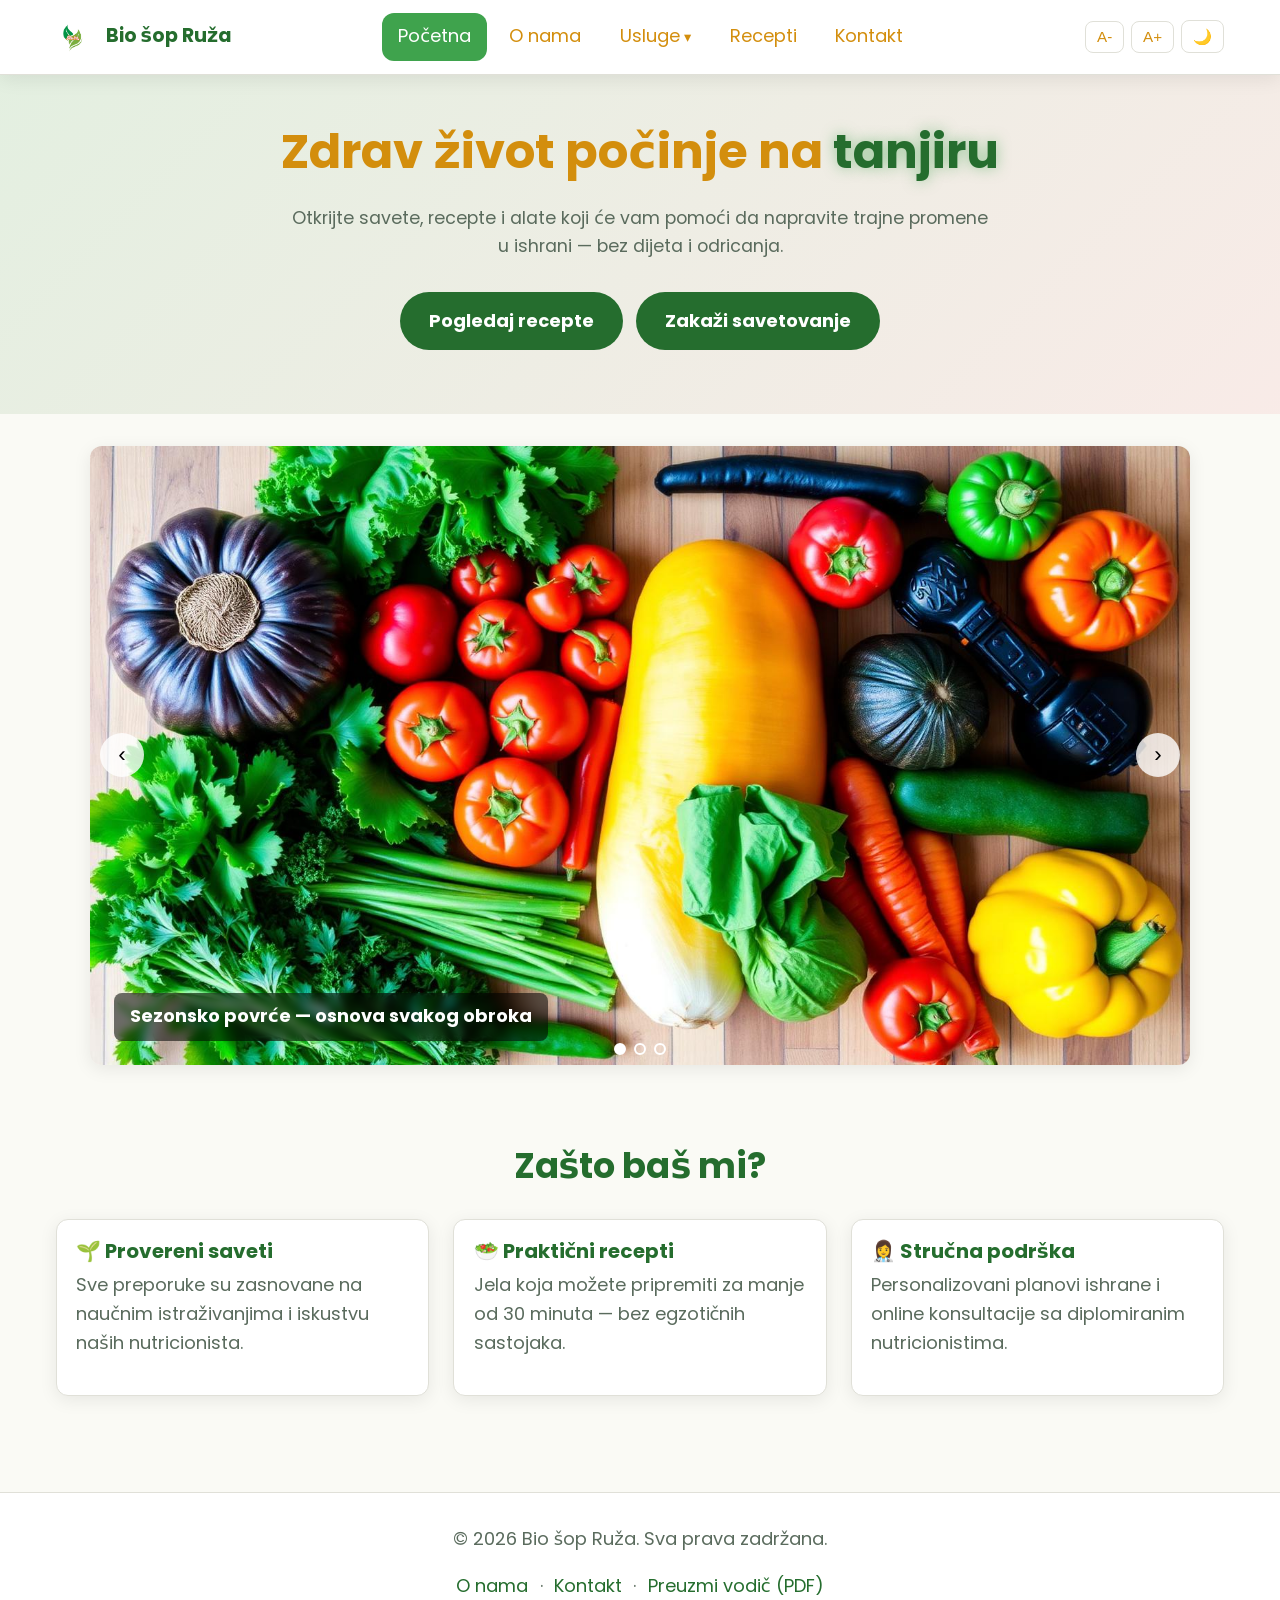
<file: index.html>
<!DOCTYPE html>
<html lang="sr">
<head>
  <meta charset="UTF-8" />
  <meta name="viewport" content="width=device-width, initial-scale=1.0" />
  <title>Zdrava hrana — Početna | Saveti, recepti i edukacija o zdravoj ishrani</title>
  <meta name="description" content="Zdrava hrana je portal posvećen pravilnoj ishrani: saveti, recepti, usluge nutricionista i edukacija o zdravim životnim navikama." />
  <meta name="keywords" content="zdrava hrana, ishrana, nutricionista, recepti, zdrav život, povrće, voće" />
  <meta name="author" content="Tim Zdrava Hrana" />
  <meta property="og:title" content="Zdrava hrana — zdrav život počinje na tanjiru" />
  <meta property="og:description" content="Saveti, recepti i edukacija o zdravoj ishrani." />
  <meta property="og:type" content="website" />
  <meta property="og:image" content="img/hero1.jpg" />
  <link rel="canonical" href="index.html" />
  <link rel="icon" type="image/svg+xml" href="img/favicon.svg" />
  <link rel="stylesheet" href="css/stil.css" />
</head>
<body>
  <a href="#glavni" class="visually-hidden" style="position:absolute;left:-9999px">Pređi na glavni sadržaj</a>

  <header class="zaglavlje">
    <nav class="navbar" aria-label="Glavna navigacija">
      <a href="index.html" class="logo-link">
        <img src="img/logo1.png" alt="Logo Zdrava hrana" width="40" height="40" />
        <span>Bio šop Ruža</span>
      </a>

      <button class="hamburger" id="hamburger" aria-label="Otvori meni" aria-expanded="false" aria-controls="glavniMeni">
        <span></span><span></span><span></span>
      </button>

      <ul class="meni" id="glavniMeni">
        <li><a href="index.html">Početna</a></li>
        <li><a href="o-nama.html">O nama</a></li>
        <li class="padajuci">
          <a href="usluge.html" aria-haspopup="true">Usluge</a>
          <ul class="podmeni">
            <li><a href="usluge.html#savetovanje">Savetovanje</a></li>
            <li><a href="usluge.html#plan">Plan ishrane</a></li>
            <li><a href="usluge.html#radionice">Radionice</a></li>
          </ul>
        </li>
        <li><a href="recepti.html">Recepti</a></li>
        <li><a href="kontakt.html">Kontakt</a></li>
      </ul>

      <div class="alatke" aria-label="Alatke za pristupačnost">
        <button id="fontMinus" aria-label="Smanji font">A-</button>
        <button id="fontPlus" aria-label="Povećaj font">A+</button>
        <button id="tasterTema" aria-label="Promeni temu">🌙</button>
      </div>
    </nav>
  </header>

  <main id="glavni">
    <section class="hero">
      <h1>Zdrav život počinje na <span>tanjiru</span></h1>
      <p>Otkrijte savete, recepte i alate koji će vam pomoći da napravite trajne promene u ishrani — bez dijeta i odricanja.</p>
      <a href="recepti.html" class="dugme">Pogledaj recepte</a>
      <a href="kontakt.html" class="dugme akcent" style="margin-left:0.5rem">Zakaži savetovanje</a>
    </section>

    <!-- Slajder slika -->
    <div class="slajder" aria-roledescription="slajder">
      <div class="slajder-slike">
        <div class="slajd aktivan">
          <img src="img/hero1.jpg" alt="Šareno povrće na drvenom stolu" width="1600" height="900" />
          <div class="slajd-naslov">Sezonsko povrće — osnova svakog obroka</div>
        </div>
        <div class="slajd">
          <img src="img/hero2.jpg" alt="Buddha bowl sa kvinojom i avokadom" width="1600" height="900" />
          <div class="slajd-naslov">Uravnotežene zdjele za ručak</div>
        </div>
        <div class="slajd">
          <img src="img/hero3.jpg" alt="Zeleni smuti u čaši" width="1600" height="900" />
          <div class="slajd-naslov">Brzi zeleni smutiji za doručak</div>
        </div>
      </div>
      <button class="slajder-dugme prev" aria-label="Prethodna slika">‹</button>
      <button class="slajder-dugme next" aria-label="Sledeća slika">›</button>
      <div class="tackice" role="tablist">
        <button class="aktivno" aria-label="Slika 1"></button>
        <button aria-label="Slika 2"></button>
        <button aria-label="Slika 3"></button>
      </div>
    </div>

    <section class="sekcija">
      <h2 class="naslov-sekcije">Zašto baš mi?</h2>
      <div class="mreza">
        <article class="kartica fade-in">
          <div class="kartica-telo">
            <h3>🌱 Provereni saveti</h3>
            <p>Sve preporuke su zasnovane na naučnim istraživanjima i iskustvu naših nutricionista.</p>
          </div>
        </article>
        <article class="kartica fade-in">
          <div class="kartica-telo">
            <h3>🥗 Praktični recepti</h3>
            <p>Jela koja možete pripremiti za manje od 30 minuta — bez egzotičnih sastojaka.</p>
          </div>
        </article>
        <article class="kartica fade-in">
          <div class="kartica-telo">
            <h3>👩‍⚕️ Stručna podrška</h3>
            <p>Personalizovani planovi ishrane i online konsultacije sa diplomiranim nutricionistima.</p>
          </div>
        </article>
      </div>
    </section>
  </main>

  <footer class="futer">
    <p>© <span id="godina"></span> Bio šop Ruža. Sva prava zadržana.</p>
    <p>
      <a href="o-nama.html">O nama</a> ·
      <a href="kontakt.html">Kontakt</a> ·
      <a href="docs/vodic-ishrane.pdf" download>Preuzmi vodič (PDF)</a>
    </p>
  </footer>

  <script src="js/skripta.js"></script>
</body>
</html>
</file>
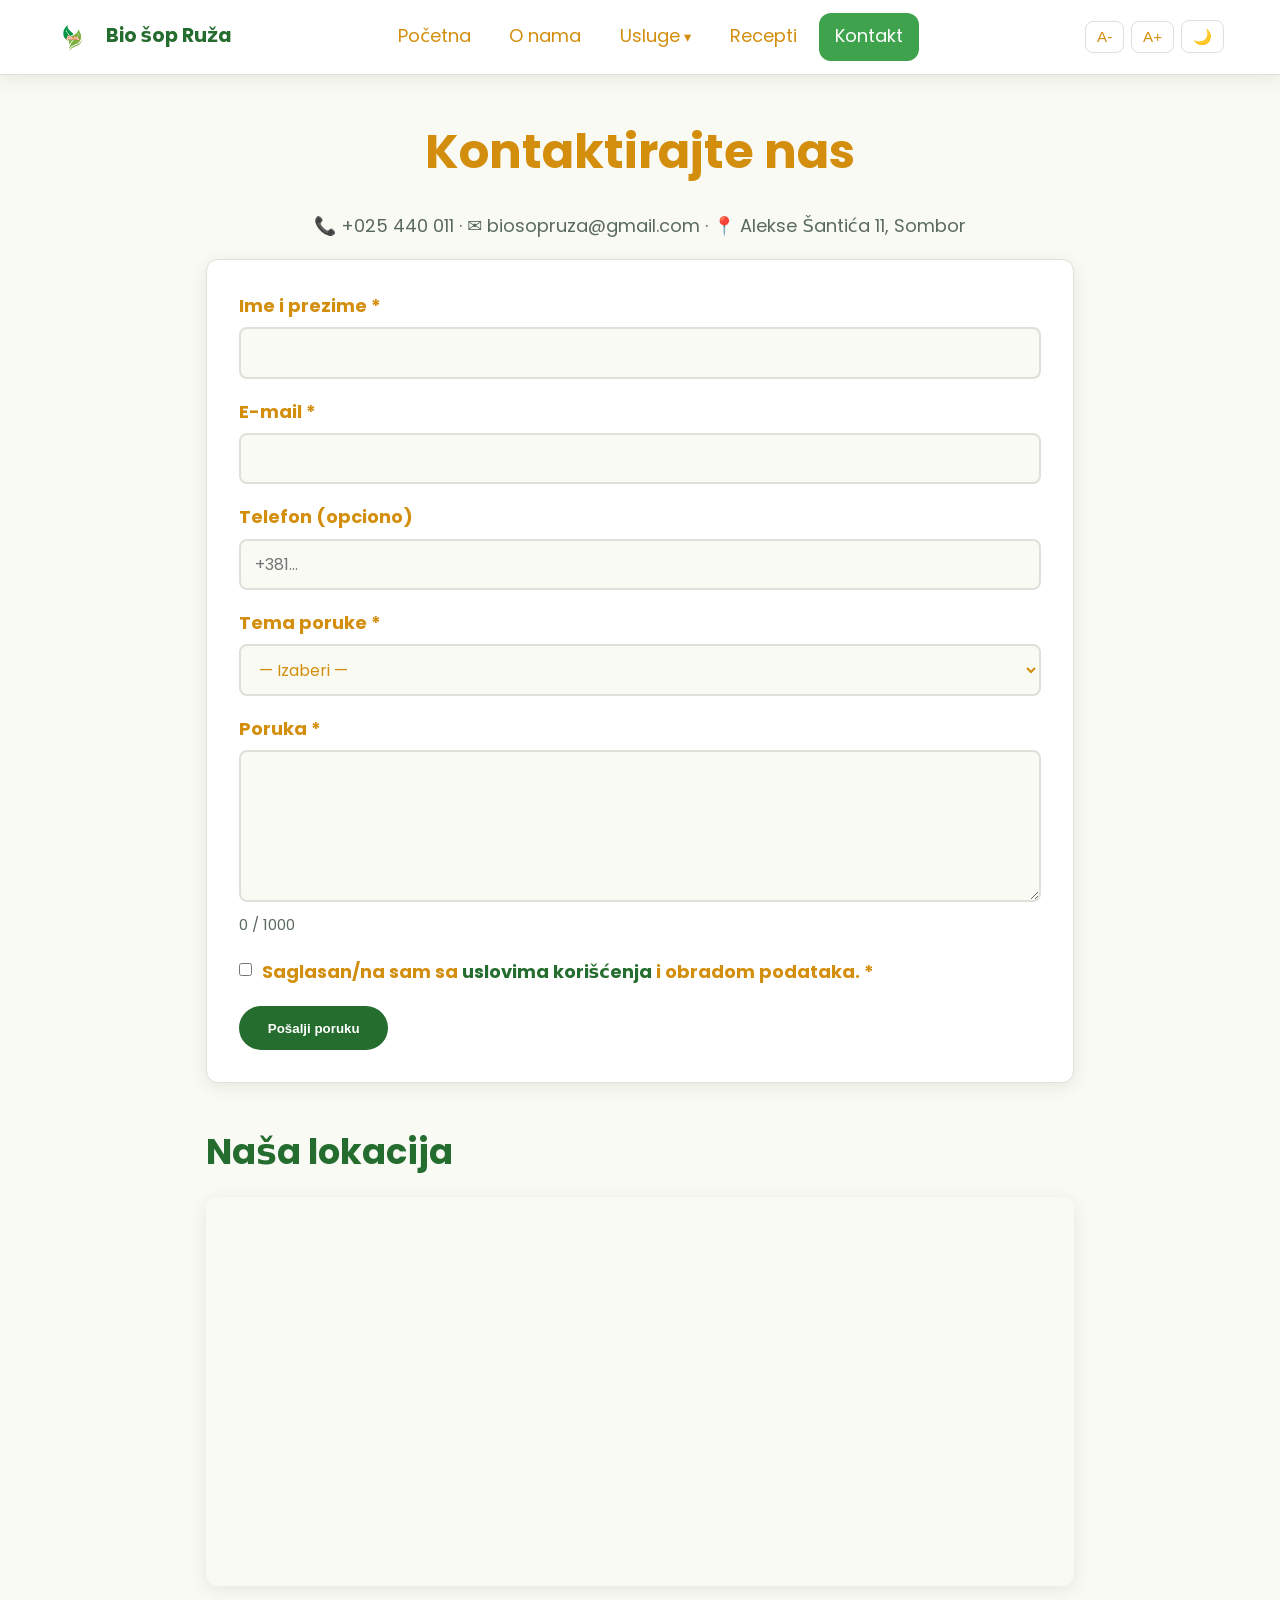
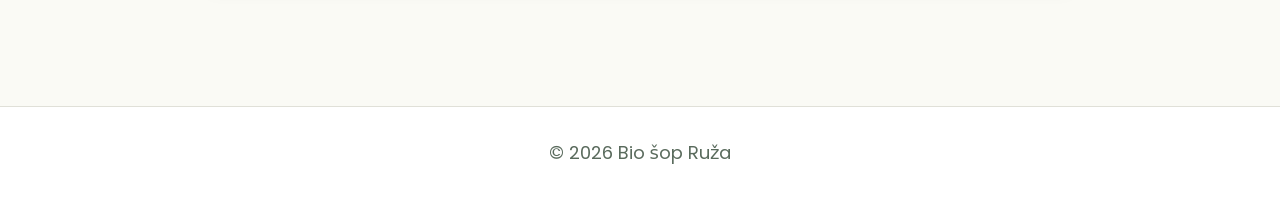
<file: kontakt.html>
<!DOCTYPE html>
<html lang="sr">
<head>
  <meta charset="UTF-8" />
  <meta name="viewport" content="width=device-width, initial-scale=1.0" />
  <title>Kontakt — Zdrava hrana | Pišite nam ili nas posetite</title>
  <meta name="description" content="Kontaktirajte tim Zdrava hrana — formular, telefon, e-mail i lokacija na mapi." />
  <meta property="og:title" content="Kontakt — Zdrava hrana" />
  <meta property="og:description" content="Pišite nam, pozovite ili nas posetite." />
  <link rel="canonical" href="kontakt.html" />
  <link rel="icon" type="image/svg+xml" href="img/favicon.svg" />
  <link rel="stylesheet" href="css/stil.css" />
</head>
<body>
  <header class="zaglavlje">
    <nav class="navbar">
      <a href="index.html" class="logo-link"><img src="img/logo1.png" alt="Logo" width="40" height="40"/><span>Bio šop Ruža</span></a>
      <button class="hamburger" id="hamburger" aria-label="Otvori meni" aria-expanded="false"><span></span><span></span><span></span></button>
      <ul class="meni" id="glavniMeni">
        <li><a href="index.html">Početna</a></li>
        <li><a href="o-nama.html">O nama</a></li>
        <li class="padajuci"><a href="usluge.html">Usluge</a>
          <ul class="podmeni">
            <li><a href="usluge.html#savetovanje">Savetovanje</a></li>
            <li><a href="usluge.html#plan">Plan ishrane</a></li>
            <li><a href="usluge.html#radionice">Radionice</a></li>
          </ul>
        </li>
        <li><a href="recepti.html">Recepti</a></li>
        <li><a href="kontakt.html">Kontakt</a></li>
      </ul>
      <div class="alatke">
        <button id="fontMinus" aria-label="Smanji font">A-</button>
        <button id="fontPlus" aria-label="Povećaj font">A+</button>
        <button id="tasterTema" aria-label="Promeni temu">🌙</button>
      </div>
    </nav>
  </header>

  <main>
    <section class="sekcija uzak">
      <h1 class="naslov-sekcije">Kontaktirajte nas</h1>
      <p style="text-align:center">📞 +025 440 011 · ✉️ biosopruza@gmail.com · 📍 Alekse Šantića 11, Sombor</p>

      <form class="forma" id="kontaktForma" novalidate>
        <div class="polje">
          <label for="ime">Ime i prezime *</label>
          <input type="text" id="ime" name="ime" required minlength="2" maxlength="60" autocomplete="name" />
          <div class="greska" role="alert"></div>
        </div>

        <div class="polje">
          <label for="email">E-mail *</label>
          <input type="email" id="email" name="email" required autocomplete="email" />
          <div class="greska" role="alert"></div>
        </div>

        <div class="polje">
          <label for="telefon">Telefon (opciono)</label>
          <input type="tel" id="telefon" name="telefon" autocomplete="tel" placeholder="+381..." />
          <div class="greska" role="alert"></div>
        </div>

        <div class="polje">
          <label for="tema">Tema poruke *</label>
          <select id="tema" name="tema" required>
            <option value="">— Izaberi —</option>
            <option value="savetovanje">Online savetovanje</option>
            <option value="plan">Personalizovani plan ishrane</option>
            <option value="radionica">Prijava na radionicu</option>
            <option value="ostalo">Ostalo</option>
          </select>
          <div class="greska" role="alert"></div>
        </div>

        <div class="polje">
          <label for="poruka">Poruka *</label>
          <textarea id="poruka" name="poruka" rows="5" required minlength="10" maxlength="1000"></textarea>
          <div class="greska" role="alert"></div>
          <small id="brojacZnakova" style="color:var(--boja-mut)">0 / 1000</small>
        </div>

        <div class="polje">
          <label style="display:flex;gap:0.6rem;align-items:flex-start;cursor:pointer">
            <input type="checkbox" id="saglasnost" name="saglasnost" required style="width:auto;margin-top:0.3rem"/>
            <span>Saglasan/na sam sa <a href="#">uslovima korišćenja</a> i obradom podataka. *</span>
          </label>
          <div class="greska" role="alert"></div>
        </div>

        <button type="submit" class="dugme">Pošalji poruku</button>
        <div class="poruka-uspeh" id="porukaUspeh" role="status">
          ✅ Hvala! Vaša poruka je uspešno poslata. Odgovorićemo u roku od 24 sata.
        </div>
      </form>

      <h2 style="margin-top:3rem">Naša lokacija</h2>
      <div class="mapa-okvir">
        <!-- Google Maps embedded -->
        <iframe
          src="https://www.google.com/maps/embed?pb=!1m18!1m12!1m3!1d5566.519119320827!2d19.115833077426018!3d45.76598821325063!2m3!1f0!2f0!3f0!3m2!1i1024!2i768!4f13.1!3m3!1m2!1s0x475cb58f1f763f1d%3A0x7f4428715ee7cb33!2zQmlvIMWhb3AgIlJ1xb5hIg!5e0!3m2!1ssr!2srs!4v1779750770789!5m2!1ssr!2srs">
          loading="lazy"
          referrerpolicy="no-referrer-when-downgrade"
          title="Naša lokacija na mapi"></iframe>
      </div>
    </section>
  </main>

  <footer class="futer">
    <p>© <span id="godina"></span> Bio šop Ruža</p>
  </footer>

  <script src="js/skripta.js"></script>
  <script src="js/validacija.js"></script>
</body>
</html>
</file>
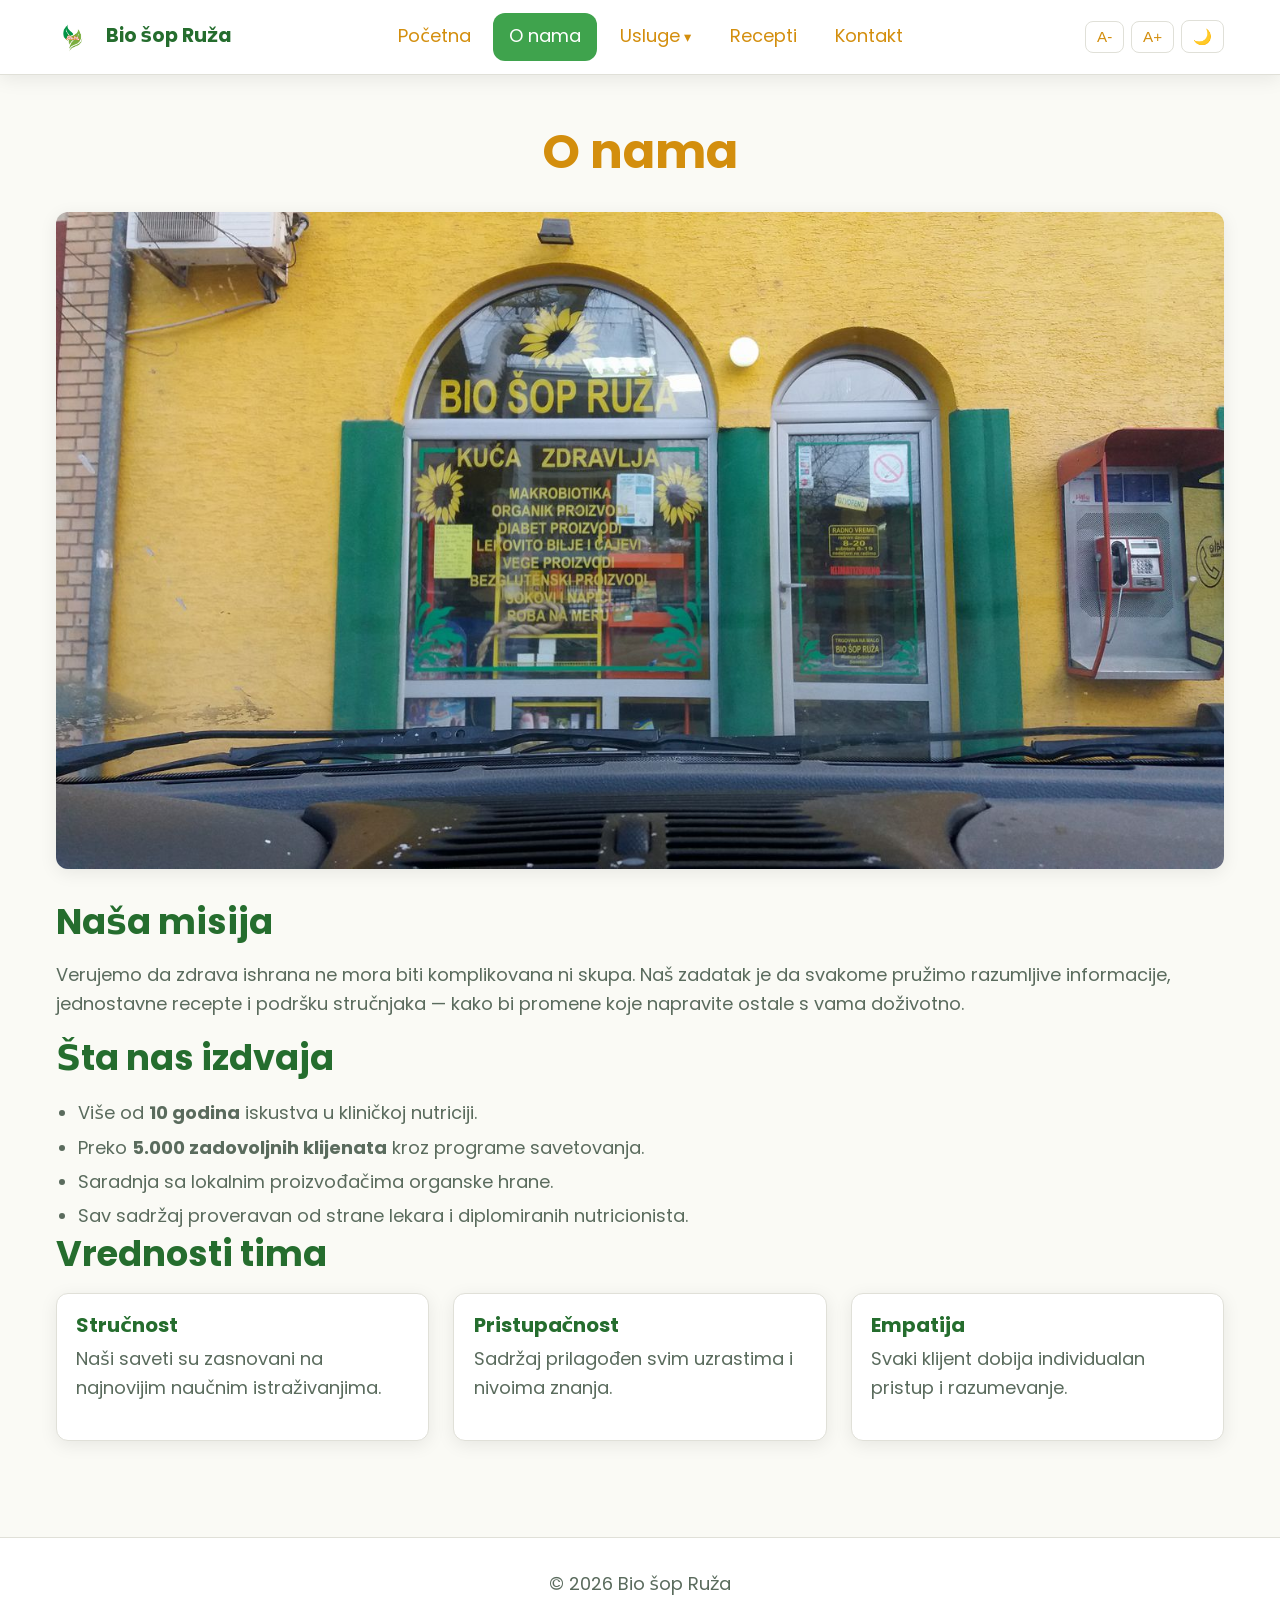
<file: o-nama.html>
<!DOCTYPE html>
<html lang="sr">
<head>
  <meta charset="UTF-8" />
  <meta name="viewport" content="width=device-width, initial-scale=1.0" />
  <title>O nama — Zdrava hrana | Naš tim i misija</title>
  <meta name="description" content="Upoznajte tim Zdrava hrana — nutricioniste i edukatore koji vam pomažu da promenite navike u ishrani." />
  <meta property="og:title" content="O nama — Zdrava hrana" />
  <meta property="og:description" content="Tim i misija portala Zdrava hrana." />
  <meta property="og:type" content="website" />
  <link rel="canonical" href="o-nama.html" />
  <link rel="icon" type="image/svg+xml" href="img/favicon.svg" />
  <link rel="stylesheet" href="css/stil.css" />
</head>
<body>
  <header class="zaglavlje">
    <nav class="navbar" aria-label="Glavna navigacija">
      <a href="index.html" class="logo-link"><img src="img/logo1.png" alt="Logo" width="40" height="40"/><span>Bio šop Ruža</span></a>
      <button class="hamburger" id="hamburger" aria-label="Otvori meni" aria-expanded="false"><span></span><span></span><span></span></button>
      <ul class="meni" id="glavniMeni">
        <li><a href="index.html">Početna</a></li>
        <li><a href="o-nama.html">O nama</a></li>
        <li class="padajuci"><a href="usluge.html">Usluge</a>
          <ul class="podmeni">
            <li><a href="usluge.html#savetovanje">Savetovanje</a></li>
            <li><a href="usluge.html#plan">Plan ishrane</a></li>
            <li><a href="usluge.html#radionice">Radionice</a></li>
          </ul>
        </li>
        <li><a href="recepti.html">Recepti</a></li>
        <li><a href="kontakt.html">Kontakt</a></li>
      </ul>
      <div class="alatke">
        <button id="fontMinus" aria-label="Smanji font">A-</button>
        <button id="fontPlus" aria-label="Povećaj font">A+</button>
        <button id="tasterTema" aria-label="Promeni temu">🌙</button>
      </div>
    </nav>
  </header>

  <main>
    <section class="sekcija">
      <h1 class="naslov-sekcije">O nama</h1>
      <img src="img/Radnja.jpg" alt="Tim nutricionista" width="1200" height="800" style="border-radius:12px;box-shadow:var(--senka);margin-bottom:2rem" loading="lazy" />

      <div class="fade-in">
        <h2>Naša misija</h2>
        <p>Verujemo da zdrava ishrana ne mora biti komplikovana ni skupa. Naš zadatak je da svakome pružimo razumljive informacije, jednostavne recepte i podršku stručnjaka — kako bi promene koje napravite ostale s vama doživotno.</p>
      </div>

      <div class="fade-in">
        <h2>Šta nas izdvaja</h2>
        <ul style="padding-left:1.4rem;color:var(--boja-mut);line-height:1.9">
          <li>Više od <strong>10 godina</strong> iskustva u kliničkoj nutriciji.</li>
          <li>Preko <strong>5.000 zadovoljnih klijenata</strong> kroz programe savetovanja.</li>
          <li>Saradnja sa lokalnim proizvođačima organske hrane.</li>
          <li>Sav sadržaj proveravan od strane lekara i diplomiranih nutricionista.</li>
        </ul>
      </div>

      <div class="fade-in">
        <h2>Vrednosti tima</h2>
        <div class="mreza">
          <article class="kartica"><div class="kartica-telo"><h3>Stručnost</h3><p>Naši saveti su zasnovani na najnovijim naučnim istraživanjima.</p></div></article>
          <article class="kartica"><div class="kartica-telo"><h3>Pristupačnost</h3><p>Sadržaj prilagođen svim uzrastima i nivoima znanja.</p></div></article>
          <article class="kartica"><div class="kartica-telo"><h3>Empatija</h3><p>Svaki klijent dobija individualan pristup i razumevanje.</p></div></article>
        </div>
      </div>
    </section>
  </main>

  <footer class="futer">
    <p>© <span id="godina"></span> Bio šop Ruža</p>
  </footer>
  <script src="js/skripta.js"></script>
</body>
</html>
</file>
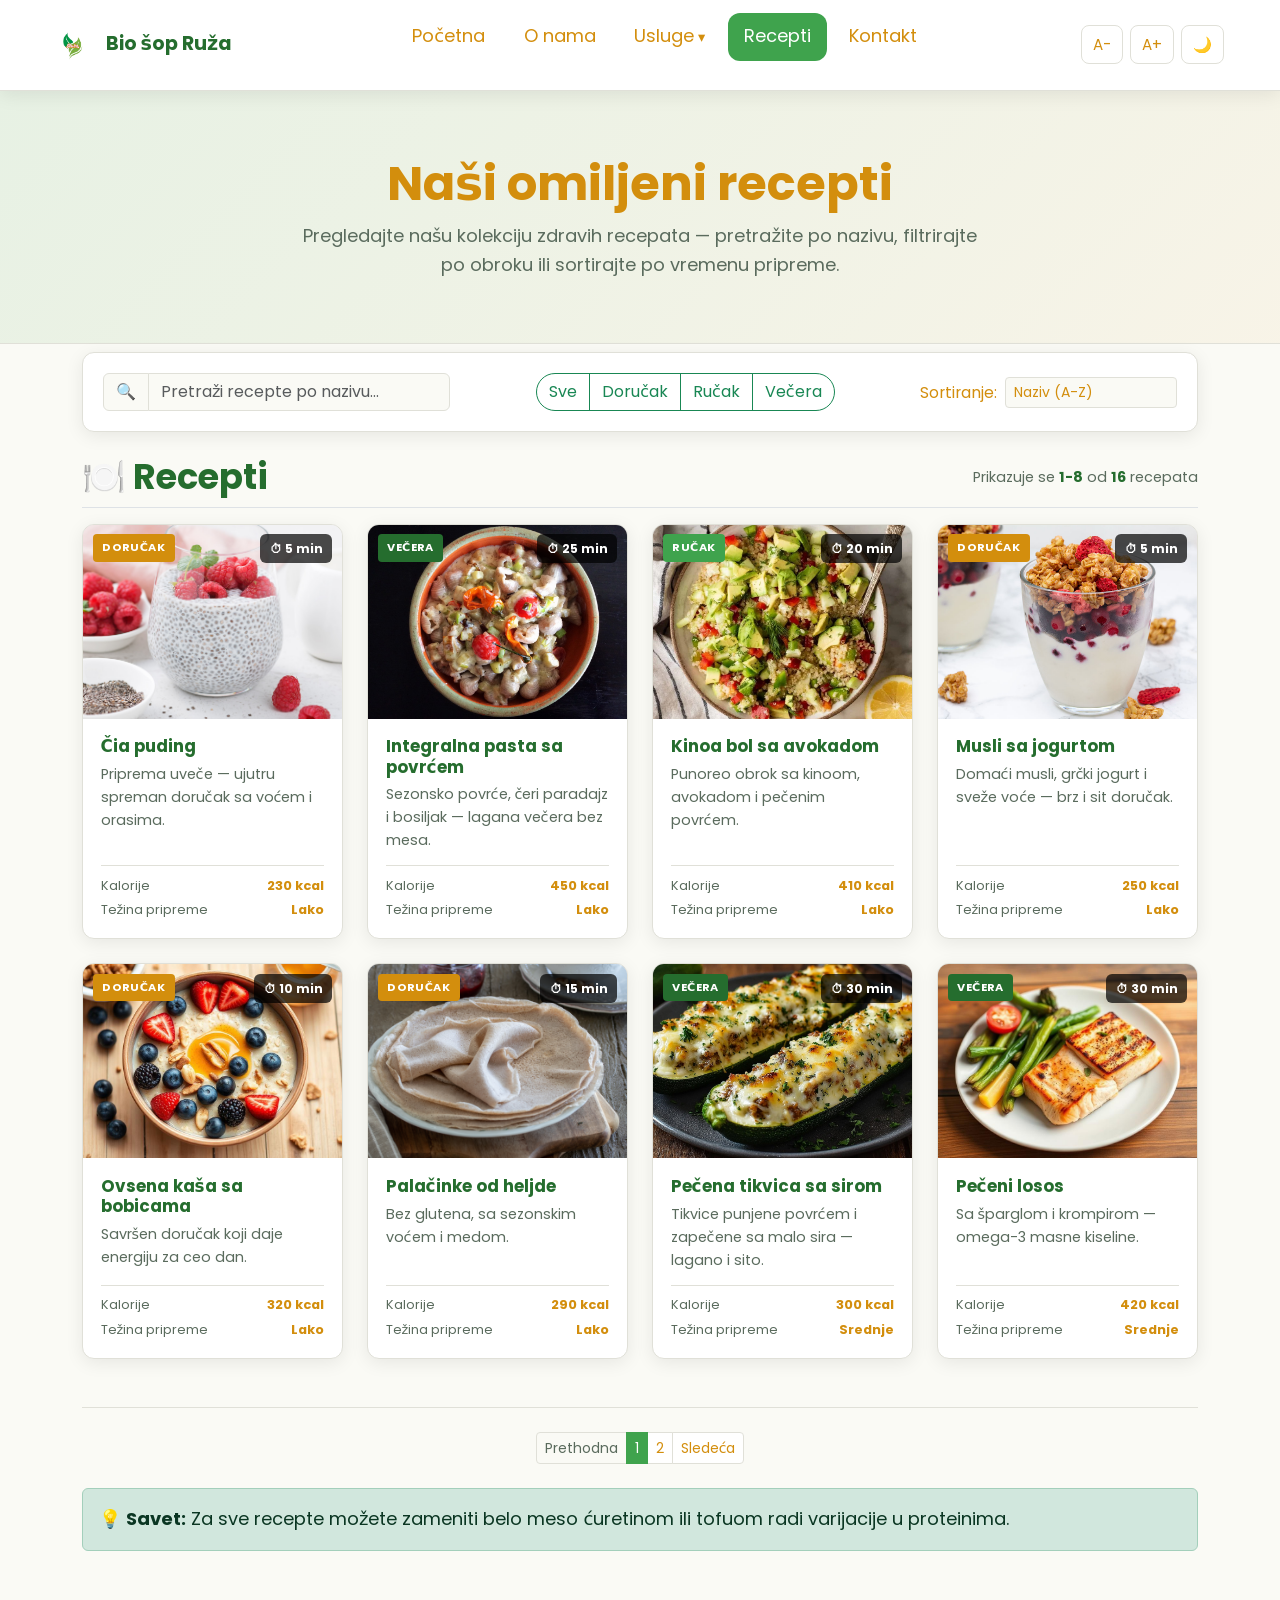
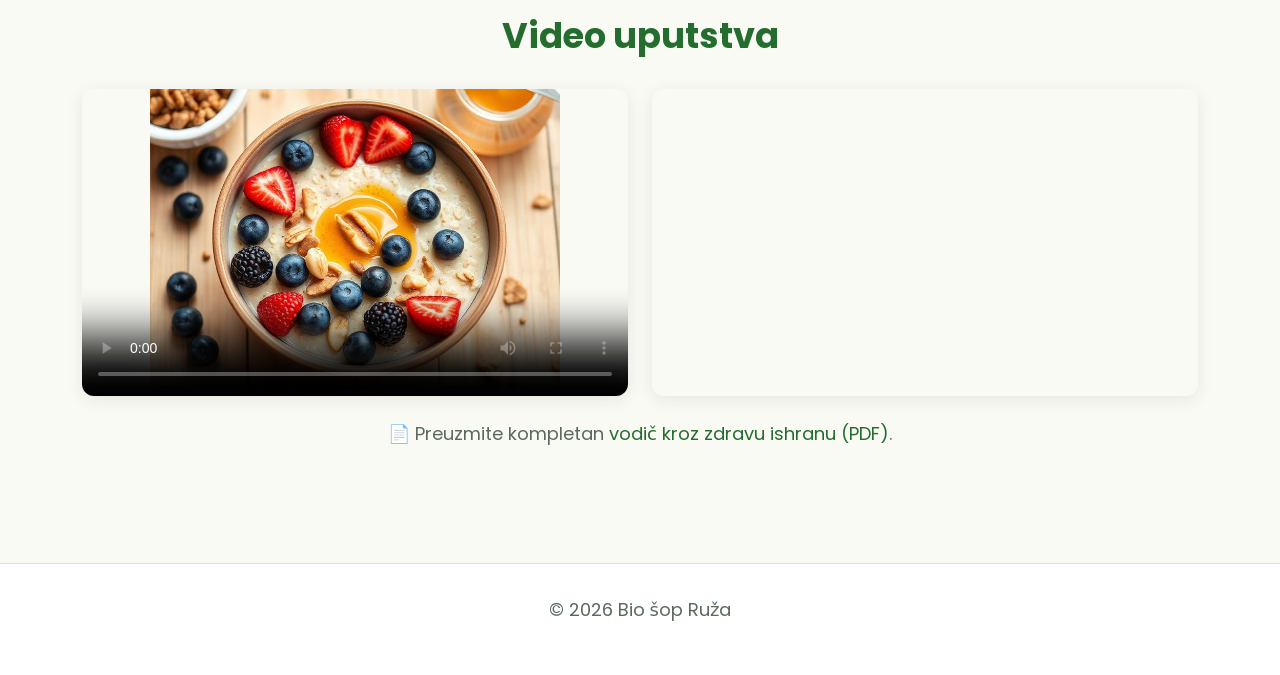
<file: recepti.html>
<!DOCTYPE html>
<html lang="sr">
<head>
  <meta charset="UTF-8" />
  <meta name="viewport" content="width=device-width, initial-scale=1.0" />
  <title>Recepti — Zdrava hrana | Brzi i zdravi recepti</title>
  <meta name="description" content="Kolekcija zdravih recepata: doručak, ručak i večera u manje od 30 minuta. Pretraga, filter i sortiranje. Sa video uputstvima." />
  <meta property="og:title" content="Recepti — Zdrava hrana" />
  <meta property="og:description" content="Brzi i zdravi recepti sa video uputstvima." />
  <meta property="og:image" content="img/recept1.jpg" />
  <link rel="canonical" href="recepti.html" />
  <link rel="icon" type="image/svg+xml" href="img/favicon.svg" />
  <!-- Bootstrap (lokalno hostovan) -->
  <link rel="stylesheet" href="lib/bootstrap.min.css" />
  <link rel="stylesheet" href="css/stil.css" />
</head>
<body>
  <header class="zaglavlje">
    <nav class="navbar">
      <a href="index.html" class="logo-link"><img src="img/logo1.png" alt="Logo" width="40" height="40"/><span>Bio šop Ruža</span></a>
      <button class="hamburger" id="hamburger" aria-label="Otvori meni" aria-expanded="false"><span></span><span></span><span></span></button>
      <ul class="meni" id="glavniMeni">
        <li><a href="index.html">Početna</a></li>
        <li><a href="o-nama.html">O nama</a></li>
        <li class="padajuci"><a href="usluge.html">Usluge</a>
          <ul class="podmeni">
            <li><a href="usluge.html#savetovanje">Savetovanje</a></li>
            <li><a href="usluge.html#plan">Plan ishrane</a></li>
            <li><a href="usluge.html#radionice">Radionice</a></li>
          </ul>
        </li>
        <li><a href="recepti.html">Recepti</a></li>
        <li><a href="kontakt.html">Kontakt</a></li>
      </ul>
      <div class="alatke">
        <button id="fontMinus" aria-label="Smanji font">A-</button>
        <button id="fontPlus" aria-label="Povećaj font">A+</button>
        <button id="tasterTema" aria-label="Promeni temu">🌙</button>
      </div>
    </nav>
  </header>

  <header class="recepti-hero py-5 mb-2">
    <div class="container text-center py-3">
      <h1 class="naslov-sekcije" style="margin-bottom:0.6rem">Naši omiljeni recepti</h1>
      <p style="max-width:700px;margin:0 auto">
        Pregledajte našu kolekciju zdravih recepata — pretražite po nazivu, filtrirajte po obroku ili sortirajte po vremenu pripreme.
      </p>
    </div>
  </header>

  <main class="container mb-5" id="glavni-sadrzaj">

    <!-- Kontrole: pretraga, filter, sortiranje -->
    <section class="recepti-kontrole mb-4">
      <div class="row g-3 align-items-center">
        <div class="col-md-4">
          <div class="input-group">
            <span class="input-group-text">🔍</span>
            <input type="search" class="form-control" id="poljePretrage" placeholder="Pretraži recepte po nazivu..." aria-label="Pretraga recepata" />
          </div>
        </div>
        <div class="col-md-5 d-flex justify-content-md-center">
          <div class="btn-group recepti-filter" role="group" aria-label="Filter recepata po kategoriji">
            <button type="button" class="btn btn-outline-success aktivan-filter" data-filter="sve" aria-pressed="true">Sve</button>
            <button type="button" class="btn btn-outline-success" data-filter="dorucak" aria-pressed="false">Doručak</button>
            <button type="button" class="btn btn-outline-success" data-filter="rucak" aria-pressed="false">Ručak</button>
            <button type="button" class="btn btn-outline-success" data-filter="vecera" aria-pressed="false">Večera</button>
          </div>
        </div>
        <div class="col-md-3">
          <div class="d-flex align-items-center">
            <label for="padajuciSortiranje" class="me-2 text-nowrap small fw-medium">Sortiranje:</label>
            <select class="form-select form-select-sm" id="padajuciSortiranje" aria-label="Izbor kriterijuma za sortiranje">
              <option value="naziv-az" selected>Naziv (A-Z)</option>
              <option value="naziv-za">Naziv (Z-A)</option>
              <option value="vreme">Vreme pripreme (najkraće)</option>
              <option value="kalorije">Kalorije (najmanje)</option>
            </select>
          </div>
        </div>
      </div>
    </section>

    <!-- Brojač rezultata -->
    <div class="d-flex justify-content-between align-items-center mb-3 pb-2 border-bottom">
      <h2 class="naslov-sekcije" style="margin:0;text-align:left">🍽️ Recepti</h2>
      <span class="recepti-brojac" id="tekstBrojac">Prikazuje se <strong>0-0</strong> od <strong>0</strong> recepata</span>
    </div>

    <!-- Mreža kartica (popunjava se JS-om) -->
    <div class="row row-cols-1 row-cols-sm-2 row-cols-lg-3 row-cols-xl-4 g-4" id="mrezaRecepata"></div>

    <!-- Paginacija -->
    <div class="d-flex flex-column align-items-center mt-5 pt-4" style="border-top:1px solid var(--boja-border)">
      <nav aria-label="Navigacija kroz stranice recepata" class="recepti-paginacija" id="navigacijaPaginacija"></nav>
      <button class="btn btn-sm btn-outline-secondary mt-2 d-none" id="dugmeResetuj">Resetuj pretragu i filtere</button>
    </div>

    <div class="alert alert-success mt-4" role="note">
      💡 <strong>Savet:</strong> Za sve recepte možete zameniti belo meso ćuretinom ili tofuom radi varijacije u proteinima.
    </div>

    <!-- Video uputstva -->
    <section class="sekcija" style="padding-left:0;padding-right:0">
      <h2 class="naslov-sekcije">Video uputstva</h2>
      <div class="row g-4">
        <div class="col-12 col-md-6">
          <div class="ratio ratio-16x9 recepti-video-okvir">
            <!-- Lokalni MP4 video -->
            <video controls poster="img/recept2.jpg" preload="metadata">
              <source src="video/intro.mp4" type="video/mp4" />
              Vaš pregledač ne podržava video element.
            </video>
          </div>
        </div>
        <div class="col-12 col-md-6">
          <div class="ratio ratio-16x9 recepti-video-okvir">
            <!-- YouTube embedded -->
            <iframe
              src="https://youtu.be/UtGmJkFTElA?si=8ZzD1w_9fd3Yu9m5"
              title="Edukativni video o zdravoj ishrani"
              allow="accelerometer; autoplay; clipboard-write; encrypted-media; gyroscope; picture-in-picture"
              allowfullscreen
              loading="lazy"></iframe>
          </div>
        </div>
      </div>

      <p style="text-align:center;margin-top:1.5rem">
        📄 Preuzmite kompletan <a href="docs/vodic-ishrane.pdf" download>vodič kroz zdravu ishranu (PDF)</a>.
      </p>
    </section>
  </main>

  <footer class="futer">
    <p>© <span id="godina"></span> Bio šop Ruža</p>
  </footer>

  <script src="js/skripta.js"></script>

  <script>
    (function () {
      "use strict";

      // 1. STATIČKA BAZA PODATAKA RECEPATA
      var podaciRecepata = [
        { id: "salata-piletina", naziv: "Salata sa piletinom", opis: "Lagani ručak bogat proteinima — gotov za 20 minuta.", slika: "img/recept1.jpg", kategorija: "rucak", vreme: 20, kalorije: 380, tezina: "Lako" },
        { id: "ovsena-kasa", naziv: "Ovsena kaša sa bobicama", opis: "Savršen doručak koji daje energiju za ceo dan.", slika: "img/recept2.jpg", kategorija: "dorucak", vreme: 10, kalorije: 320, tezina: "Lako" },
        { id: "peceni-losos", naziv: "Pečeni losos", opis: "Sa šparglom i krompirom — omega-3 masne kiseline.", slika: "img/recept3.jpg", kategorija: "vecera", vreme: 30, kalorije: 420, tezina: "Srednje" },
        { id: "zeleni-smuti", naziv: "Zeleni smuti", opis: "Spanać, banana i biljno mleko — brz doručak u čaši.", slika: "img/recept4.jpg", kategorija: "dorucak", vreme: 5, kalorije: 210, tezina: "Lako" },
        { id: "palacinke-heljda", naziv: "Palačinke od heljde", opis: "Bez glutena, sa sezonskim voćem i medom.", slika: "img/recept5.jpg", kategorija: "dorucak", vreme: 15, kalorije: 290, tezina: "Lako" },
        { id: "kinoa-bol", naziv: "Kinoa bol sa avokadom", opis: "Punoreo obrok sa kinoom, avokadom i pečenim povrćem.", slika: "img/recept6.jpg", kategorija: "rucak", vreme: 20, kalorije: 410, tezina: "Lako" },
        { id: "piletina-kari", naziv: "Piletina u kari sosu", opis: "Blago začinjena piletina sa kokosovim mlekom i pirinčem.", slika: "img/recept7.jpg", kategorija: "vecera", vreme: 35, kalorije: 480, tezina: "Srednje" },
        { id: "punjene-paprike", naziv: "Punjene paprike", opis: "Vegetarijanska verzija — punjene pirinčem i povrćem.", slika: "img/recept8.jpg", kategorija: "vecera", vreme: 40, kalorije: 390, tezina: "Srednje" },
        { id: "tost-avokado", naziv: "Tost sa avokadom i jajetom", opis: "Integralni hleb, zgnječeni avokado i poširano jaje.", slika: "img/recept9.jpg", kategorija: "dorucak", vreme: 10, kalorije: 280, tezina: "Lako" },
        { id: "pileca-supa", naziv: "Pileća supa sa povrćem", opis: "Domaća, lagana supa — odličan izbor za svaki dan.", slika: "img/recept10.jpg", kategorija: "rucak", vreme: 45, kalorije: 260, tezina: "Srednje" },
        { id: "riblji-burger", naziv: "Riblji burger", opis: "Domaće pljeskavice od bele ribe, integralna lepinja.", slika: "img/recept11.jpg", kategorija: "vecera", vreme: 25, kalorije: 400, tezina: "Srednje" },
        { id: "cia-puding", naziv: "Čia puding", opis: "Priprema uveče — ujutru spreman doručak sa voćem i orasima.", slika: "img/recept12.jpg", kategorija: "dorucak", vreme: 5, kalorije: 230, tezina: "Lako" },
        { id: "musli-jogurt", naziv: "Musli sa jogurtom", opis: "Domaći musli, grčki jogurt i sveže voće — brz i sit doručak.", slika: "img/recept13.jpg", kategorija: "dorucak", vreme: 5, kalorije: 250, tezina: "Lako" },
        { id: "tortilje-piletina", naziv: "Punjene tortilje sa piletinom", opis: "Integralna tortilja, piletina, povrće i jogurt sos — brz ručak za posao.", slika: "img/recept14.jpg", kategorija: "rucak", vreme: 15, kalorije: 430, tezina: "Lako" },
        { id: "pasta-povrce", naziv: "Integralna pasta sa povrćem", opis: "Sezonsko povrće, čeri paradajz i bosiljak — lagana večera bez mesa.", slika: "img/recept15.jpg", kategorija: "vecera", vreme: 25, kalorije: 450, tezina: "Lako" },
        { id: "tikvica-sir", naziv: "Pečena tikvica sa sirom", opis: "Tikvice punjene povrćem i zapečene sa malo sira — lagano i sito.", slika: "img/recept16.jpg", kategorija: "vecera", vreme: 30, kalorije: 300, tezina: "Srednje" }
      ];

      var naziviKategorija = { dorucak: "Doručak", rucak: "Ručak", vecera: "Večera" };
      var bojeKategorija = { dorucak: "#d38e0d", rucak: "#3fa34d", vecera: "#256d2e" };

      // 2. STANJE STRANICE
      var stavkiPoStranici = 8;
      var trenutnaStranica = 1;
      var termPretraga = "";
      var aktivniFilter = "sve";

      // Selektovanje DOM elemenata
      var mreza = document.getElementById("mrezaRecepata");
      var paginacija = document.getElementById("navigacijaPaginacija");
      var tekstBrojac = document.getElementById("tekstBrojac");
      var poljePretrage = document.getElementById("poljePretrage");
      var padajuciSortiranje = document.getElementById("padajuciSortiranje");
      var dugmeResetuj = document.getElementById("dugmeResetuj");
      var dugmad = document.querySelectorAll(".recepti-filter button");

      if (!mreza) return;

      // 3. FUNKCIJA ZA RENDEROVANJE I OSVEŽAVANJE
      function osvezi() {
        // Korak 1: Filtriranje
        var filtrirani = podaciRecepata.filter(function (r) {
          var poklapanjeTeksta = r.naziv.toLowerCase().includes(termPretraga.toLowerCase());
          var poklapanjeKategorije = aktivniFilter === "sve" || r.kategorija === aktivniFilter;
          return poklapanjeTeksta && poklapanjeKategorije;
        });

        // Korak 2: Sortiranje
        var kriterijum = padajuciSortiranje ? padajuciSortiranje.value : "naziv-az";
        filtrirani.sort(function (a, b) {
          if (kriterijum === "naziv-az") return a.naziv.localeCompare(b.naziv);
          if (kriterijum === "naziv-za") return b.naziv.localeCompare(a.naziv);
          if (kriterijum === "vreme") return a.vreme - b.vreme;
          if (kriterijum === "kalorije") return a.kalorije - b.kalorije;
          return 0;
        });

        // Korak 3: Paginacija
        var ukupno = filtrirani.length;
        var ukupnoStranica = Math.ceil(ukupno / stavkiPoStranici) || 1;
        if (trenutnaStranica > ukupnoStranica) trenutnaStranica = ukupnoStranica;

        var od = (trenutnaStranica - 1) * stavkiPoStranici + 1;
        var doBroj = trenutnaStranica * stavkiPoStranici;
        if (doBroj > ukupno) doBroj = ukupno;
        if (ukupno === 0) od = 0;

        if (tekstBrojac) {
          tekstBrojac.innerHTML = "Prikazuje se <strong>" + od + "-" + doBroj + "</strong> od <strong>" + ukupno + "</strong> recepata";
        }

        // Korak 4: Generisanje kartica
        var isecak = filtrirani.slice((trenutnaStranica - 1) * stavkiPoStranici, trenutnaStranica * stavkiPoStranici);

        if (isecak.length === 0) {
          mreza.innerHTML = '<div class="col-12 text-center py-5"><p class="recept-opis fs-5 mb-3">Nema recepata koji odgovaraju pretrazi.</p></div>';
          if (dugmeResetuj) dugmeResetuj.classList.remove("d-none");
          if (paginacija) paginacija.innerHTML = "";
          return;
        }
        if (dugmeResetuj) dugmeResetuj.classList.add("d-none");

        var html = "";
        isecak.forEach(function (r) {
          html += '<div class="col fade-in vidljiv">' +
            '<article class="recept-kartica">' +
              '<div class="recept-slika-okvir">' +
                '<span class="recept-bedz-kategorija" style="background-color:' + bojeKategorija[r.kategorija] + '">' + naziviKategorija[r.kategorija] + '</span>' +
                '<span class="recept-bedz-vreme">⏱ ' + r.vreme + ' min</span>' +
                '<img src="' + r.slika + '" alt="' + r.naziv + '" loading="lazy">' +
              '</div>' +
              '<div class="recept-telo">' +
                '<h3 class="recept-naslov">' + r.naziv + '</h3>' +
                '<p class="recept-opis">' + r.opis + '</p>' +
                '<div class="recept-meta">' +
                  '<div><span>Kalorije</span><span>' + r.kalorije + ' kcal</span></div>' +
                  '<div><span>Težina pripreme</span><span>' + r.tezina + '</span></div>' +
                '</div>' +
              '</div>' +
            '</article>' +
          '</div>';
        });
        mreza.innerHTML = html;

        // Korak 5: Paginacija (dugmad)
        var htmlPaginacija = '<ul class="pagination pagination-sm mb-0">';
        htmlPaginacija += '<li class="page-item ' + (trenutnaStranica === 1 ? "disabled" : "") + '"><button class="page-link" data-stranica="' + (trenutnaStranica - 1) + '">Prethodna</button></li>';
        for (var i = 1; i <= ukupnoStranica; i++) {
          htmlPaginacija += '<li class="page-item ' + (trenutnaStranica === i ? "active" : "") + '"><button class="page-link" data-stranica="' + i + '">' + i + '</button></li>';
        }
        htmlPaginacija += '<li class="page-item ' + (trenutnaStranica === ukupnoStranica ? "disabled" : "") + '"><button class="page-link" data-stranica="' + (trenutnaStranica + 1) + '">Sledeća</button></li>';
        htmlPaginacija += '</ul>';
        if (paginacija) paginacija.innerHTML = htmlPaginacija;

        var dugmadPaginacije = paginacija.querySelectorAll("button.page-link");
        dugmadPaginacije.forEach(function (dg) {
          dg.addEventListener("click", function () {
            var novaStr = parseInt(dg.getAttribute("data-stranica"), 10);
            if (novaStr >= 1 && novaStr <= ukupnoStranica) {
              trenutnaStranica = novaStr;
              osvezi();
              var glavniSadrzaj = document.getElementById("glavni-sadrzaj");
              if (glavniSadrzaj) glavniSadrzaj.scrollIntoView({ behavior: "smooth" });
            }
          });
        });
      }

      // 4. EVENT LISTENERI ZA KONTROLE
      if (poljePretrage) {
        poljePretrage.addEventListener("input", function () {
          termPretraga = this.value;
          trenutnaStranica = 1;
          osvezi();
        });
      }
      if (padajuciSortiranje) {
        padajuciSortiranje.addEventListener("change", function () {
          trenutnaStranica = 1;
          osvezi();
        });
      }
      dugmad.forEach(function (dugme) {
        dugme.addEventListener("click", function () {
          aktivniFilter = dugme.getAttribute("data-filter") || "sve";
          dugmad.forEach(function (d) {
            d.classList.remove("aktivan-filter", "btn-success");
            d.classList.add("btn-outline-success");
            d.setAttribute("aria-pressed", "false");
          });
          dugme.classList.add("aktivan-filter", "btn-success");
          dugme.classList.remove("btn-outline-success");
          dugme.setAttribute("aria-pressed", "true");
          trenutnaStranica = 1;
          osvezi();
        });
      });
      if (dugmeResetuj) {
        dugmeResetuj.addEventListener("click", function () {
          termPretraga = "";
          aktivniFilter = "sve";
          if (poljePretrage) poljePretrage.value = "";
          dugmad.forEach(function (d) {
            d.classList.remove("aktivan-filter", "btn-success");
            d.classList.add("btn-outline-success");
            d.setAttribute("aria-pressed", "false");
            if (d.getAttribute("data-filter") === "sve") {
              d.classList.add("aktivan-filter", "btn-success");
              d.classList.remove("btn-outline-success");
              d.setAttribute("aria-pressed", "true");
            }
          });
          if (padajuciSortiranje) padajuciSortiranje.value = "naziv-az";
          trenutnaStranica = 1;
          osvezi();
        });
      }

      // Prva inicijalizacija
      osvezi();
    })();
  </script>
</body>
</html>
</file>
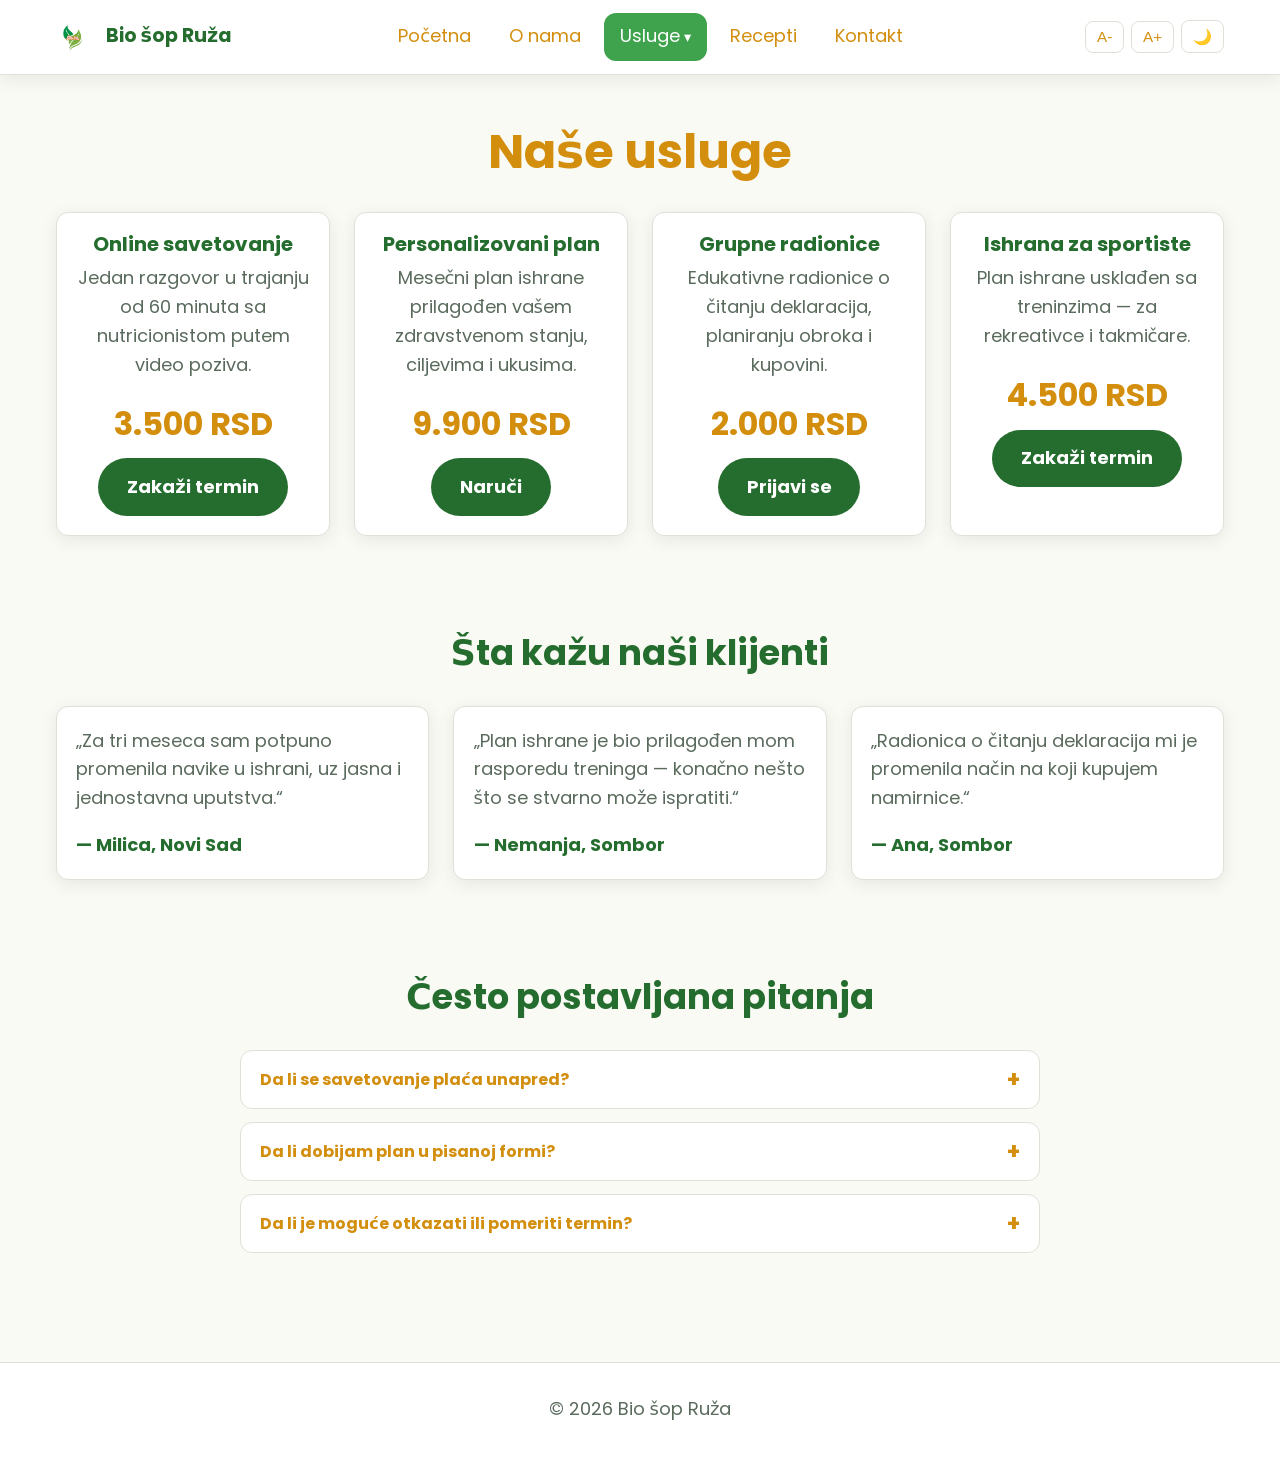
<file: usluge.html>
<!DOCTYPE html>
<html lang="sr">
<head>
  <meta charset="UTF-8" />
  <meta name="viewport" content="width=device-width, initial-scale=1.0" />
  <title>Usluge — Zdrava hrana | Savetovanje, planovi ishrane, radionice</title>
  <meta name="description" content="Usluge našeg tima: individualno savetovanje, personalizovani planovi ishrane i edukativne radionice o zdravoj hrani." />
  <meta property="og:title" content="Usluge — Zdrava hrana" />
  <meta property="og:description" content="Savetovanje, planovi ishrane i radionice." />
  <link rel="canonical" href="usluge.html" />
  <link rel="icon" type="image/svg+xml" href="img/favicon.svg" />
  <link rel="stylesheet" href="css/stil.css" />
</head>
<body>
  <header class="zaglavlje">
    <nav class="navbar">
      <a href="index.html" class="logo-link"><img src="img/logo1.png" alt="Logo" width="40" height="40"/><span>Bio šop Ruža</span></a>
      <button class="hamburger" id="hamburger" aria-label="Otvori meni" aria-expanded="false"><span></span><span></span><span></span></button>
      <ul class="meni" id="glavniMeni">
        <li><a href="index.html">Početna</a></li>
        <li><a href="o-nama.html">O nama</a></li>
        <li class="padajuci"><a href="usluge.html">Usluge</a>
          <ul class="podmeni">
            <li><a href="#savetovanje">Savetovanje</a></li>
            <li><a href="#plan">Plan ishrane</a></li>
            <li><a href="#radionice">Radionice</a></li>
          </ul>
        </li>
        <li><a href="recepti.html">Recepti</a></li>
        <li><a href="kontakt.html">Kontakt</a></li>
      </ul>
      <div class="alatke">
        <button id="fontMinus" aria-label="Smanji font">A-</button>
        <button id="fontPlus" aria-label="Povećaj font">A+</button>
        <button id="tasterTema" aria-label="Promeni temu">🌙</button>
      </div>
    </nav>
  </header>

  <main>
    <section class="sekcija">
      <h1 class="naslov-sekcije">Naše usluge</h1>
      <div class="mreza cenovnik">
        <article class="kartica fade-in" id="savetovanje" style="text-align:center">
          <div class="kartica-telo">
            <h3>Online savetovanje</h3>
            <p>Jedan razgovor u trajanju od 60 minuta sa nutricionistom putem video poziva.</p>
            <p class="cena">3.500 RSD</p>
            <a href="kontakt.html" class="dugme">Zakaži termin</a>
          </div>
        </article>
        <article class="kartica fade-in" id="plan" style="text-align:center">
          <div class="kartica-telo">
            <h3>Personalizovani plan</h3>
            <p>Mesečni plan ishrane prilagođen vašem zdravstvenom stanju, ciljevima i ukusima.</p>
            <p class="cena">9.900 RSD</p>
            <a href="kontakt.html" class="dugme">Naruči</a>
          </div>
        </article>
        <article class="kartica fade-in" id="radionice" style="text-align:center">
          <div class="kartica-telo">
            <h3>Grupne radionice</h3>
            <p>Edukativne radionice o čitanju deklaracija, planiranju obroka i kupovini.</p>
            <p class="cena">2.000 RSD</p>
            <a href="kontakt.html" class="dugme">Prijavi se</a>
          </div>
        </article>
        <article class="kartica fade-in" id="sport" style="text-align:center">
          <div class="kartica-telo">
            <h3>Ishrana za sportiste</h3>
            <p>Plan ishrane usklađen sa treninzima — za rekreativce i takmičare.</p>
            <p class="cena">4.500 RSD</p>
            <a href="kontakt.html" class="dugme">Zakaži termin</a>
          </div>
        </article>
      </div>
    </section>

    <section class="sekcija">
      <h2 class="naslov-sekcije">Šta kažu naši klijenti</h2>
      <div class="mreza">
        <article class="kartica fade-in">
          <div class="kartica-telo">
            <p>„Za tri meseca sam potpuno promenila navike u ishrani, uz jasna i jednostavna uputstva.“</p>
            <p style="font-weight:700;color:var(--boja-primarna-tamna);margin:0">— Milica, Novi Sad</p>
          </div>
        </article>
        <article class="kartica fade-in">
          <div class="kartica-telo">
            <p>„Plan ishrane je bio prilagođen mom rasporedu treninga — konačno nešto što se stvarno može ispratiti.“</p>
            <p style="font-weight:700;color:var(--boja-primarna-tamna);margin:0">— Nemanja, Sombor</p>
          </div>
        </article>
        <article class="kartica fade-in">
          <div class="kartica-telo">
            <p>„Radionica o čitanju deklaracija mi je promenila način na koji kupujem namirnice.“</p>
            <p style="font-weight:700;color:var(--boja-primarna-tamna);margin:0">— Ana, Sombor</p>
          </div>
        </article>
      </div>
    </section>

    <section class="sekcija uzak">
      <h2 class="naslov-sekcije">Često postavljana pitanja</h2>
      <div class="akordeon" id="faqAkordeon">
        <div class="akordeon-stavka">
          <button class="akordeon-pitanje" type="button" aria-expanded="false" aria-controls="q1">Da li se savetovanje plaća unapred?</button>
          <div id="q1" class="akordeon-odgovor">
            <p>Da, plaćanje se vrši prilikom rezervacije termina kako bi se obezbedio vaš slot.</p>
          </div>
        </div>
        <div class="akordeon-stavka">
          <button class="akordeon-pitanje" type="button" aria-expanded="false" aria-controls="q2">Da li dobijam plan u pisanoj formi?</button>
          <div id="q2" class="akordeon-odgovor">
            <p>Da, plan dobijate kao PDF dokument sa detaljnim uputstvima i listom za kupovinu.</p>
          </div>
        </div>
        <div class="akordeon-stavka">
          <button class="akordeon-pitanje" type="button" aria-expanded="false" aria-controls="q3">Da li je moguće otkazati ili pomeriti termin?</button>
          <div id="q3" class="akordeon-odgovor">
            <p>Da, termin možete besplatno pomeriti najkasnije 24 sata pre zakazanog savetovanja.</p>
          </div>
        </div>
      </div>
    </section>
  </main>

  <footer class="futer">
    <p>© <span id="godina"></span> Bio šop Ruža</p>
  </footer>

  <script src="js/skripta.js"></script>
</body>
</html>
</file>
<file: css/stil.css>
/* ============================================
   Zdrava hrana - glavni stilovi
   CSS3 - media upiti, flex, grid, animacije
   ============================================ */

@font-face {
  font-family: "Poppins";
  src: url("../fonts/poppins-regular.woff2") format("woff2");
  font-weight: 400;
  font-display: swap;
}
@font-face {
  font-family: "Poppins";
  src: url("../fonts/poppins-bold.woff2") format("woff2");
  font-weight: 700;
  font-display: swap;
}

/* ---- Svetla tema (default) ---- */
:root {
  --boja-pozadina: #fafaf5;
  --boja-povrsine: #ffffff;
  --boja-teksta: #d38e0d;
  --boja-mut: #5a6b5d;
  --boja-primarna: #3fa34d;
  --boja-primarna-tamna: #256d2e;
  --boja-akcent: #d38e0d;
  --boja-border: #e0e0d8;
  --senka: 0 4px 18px rgba(0, 0, 0, 0.08);
  --skala-fonta: 1;
  --radijus: 12px;
  --tranzicija: 0.3s ease;
}

/* ---- Tamna tema ---- */
[data-tema="tamna"] {
  --boja-pozadina: #131a14;
  --boja-povrsine: #1d2a1f;
  --boja-teksta: #d38e0d;
  --boja-mut: #d38e0d;
  --boja-primarna: #3fa34d;
  --boja-primarna-tamna: #3fa34d;
  --boja-akcent: #d38e0d;
  --boja-border: #2c3a2e;
  --senka: 0 4px 18px rgba(0, 0, 0, 0.5);
}

* { box-sizing: border-box; margin: 0; padding: 0; }

html { scroll-behavior: smooth; }

body {
  font-family: "Poppins", system-ui, sans-serif;
  /* Fleksibilna tipografija - clamp() */
  font-size: calc(clamp(15px, 1vw + 0.6rem, 18px) * var(--skala-fonta));
  line-height: 1.6;
  background: var(--boja-pozadina);
  color: var(--boja-teksta);
  transition: background var(--tranzicija), color var(--tranzicija);
}

h1, h2, h3 { font-weight: 700; line-height: 1.2; margin-bottom: 0.5em; }
h1 { font-size: clamp(1.8rem, 4vw, 3rem); }
h2 { font-size: clamp(1.4rem, 3vw, 2.2rem); color: var(--boja-primarna-tamna); }
[data-tema="tamna"] h2 { color: var(--boja-primarna); }
h3 { font-size: 1.25rem; }
p { margin-bottom: 1em; color: var(--boja-mut); }
a { color: var(--boja-primarna-tamna); text-decoration: none; }
[data-tema="tamna"] a { color: var(--boja-primarna); }
a:hover { text-decoration: underline; }

img { max-width: 100%; height: auto; display: block; }

/* ============= HEADER & MENI ============= */
.zaglavlje {
  position: sticky;
  top: 0;
  z-index: 100;
  background: var(--boja-povrsine);
  box-shadow: var(--senka);
  border-bottom: 1px solid var(--boja-border);
}
.kontejner {
  max-width: 1200px;
  margin: 0 auto;
  padding: 0 1rem;
}
.navbar {
  display: flex;
  align-items: center;
  justify-content: space-between;
  padding: 0.8rem 1rem;
  max-width: 1200px;
  margin: 0 auto;
}
.logo-link {
  display: flex; align-items: center; gap: 0.6rem;
  font-weight: 700; font-size: 1.2rem;
  color: var(--boja-primarna-tamna);
  text-decoration: none;
}
[data-tema="tamna"] .logo-link { color: var(--boja-primarna); }
.logo-link img { width: 40px; height: 40px; }

.meni {
  display: flex;
  gap: 0.4rem;
  list-style: none;
  align-items: center;
}
.meni > li { position: relative; }
.meni a {
  display: block;
  padding: 0.6rem 1rem;
  color: var(--boja-teksta);
  border-radius: var(--radijus);
  transition: background var(--tranzicija), color var(--tranzicija);
  text-decoration: none;
  font-weight: 500;
}
.meni a:hover,
.meni a.aktivno {
  background: var(--boja-primarna);
  color: white;
  text-decoration: none;
}

/* Padajući podmeni */
.padajuci > a::after { content: " ▾"; font-size: 0.8em; }
.podmeni {
  position: absolute;
  top: 100%;
  left: 0;
  min-width: 200px;
  background: var(--boja-povrsine);
  border: 1px solid var(--boja-border);
  border-radius: var(--radijus);
  box-shadow: var(--senka);
  list-style: none;
  padding: 0.4rem;
  opacity: 0;
  visibility: hidden;
  transform: translateY(8px);
  transition: opacity var(--tranzicija), transform var(--tranzicija), visibility var(--tranzicija);
}
.padajuci:hover > .podmeni,
.padajuci:focus-within > .podmeni {
  opacity: 1;
  visibility: visible;
  transform: translateY(0);
}

/* Alatke pristupačnosti */
.alatke {
  display: flex; gap: 0.4rem; align-items: center;
  margin-left: 1rem;
}
.alatke button {
  background: var(--boja-povrsine);
  color: var(--boja-teksta);
  border: 1px solid var(--boja-border);
  border-radius: 8px;
  padding: 0.4rem 0.7rem;
  cursor: pointer;
  font-size: 0.95rem;
  transition: background var(--tranzicija), transform 0.15s;
}
.alatke button:hover { background: var(--boja-primarna); color: white; transform: translateY(-2px); }

/* Hamburger */
.hamburger {
  display: none;
  background: none;
  border: none;
  cursor: pointer;
  padding: 0.5rem;
  flex-direction: column;
  gap: 5px;
}
.hamburger span {
  display: block;
  width: 28px; height: 3px;
  background: var(--boja-teksta);
  border-radius: 2px;
  transition: transform 0.3s, opacity 0.3s;
}
.hamburger.otvoren span:nth-child(1) { transform: translateY(8px) rotate(45deg); }
.hamburger.otvoren span:nth-child(2) { opacity: 0; }
.hamburger.otvoren span:nth-child(3) { transform: translateY(-8px) rotate(-45deg); }

/* ============= HERO / SLAJDER ============= */
.hero {
  padding: 3rem 1rem 4rem;
  text-align: center;
  background: linear-gradient(135deg, rgba(63, 163, 77, 0.12), rgba(230, 57, 70, 0.08));
}
.hero h1 span {
  color: var(--boja-primarna-tamna);
  /* glow efekat */
  text-shadow: 0 0 14px rgba(63, 163, 77, 0.5);
}
[data-tema="tamna"] .hero h1 span { color: var(--boja-primarna); text-shadow: 0 0 16px rgba(95, 196, 111, 0.6); }
.hero p { max-width: 700px; margin: 1rem auto 2rem; font-size: 1.1rem; }

.dugme {
  display: inline-block;
  padding: 0.9rem 1.8rem;
  background-color: #256d2e;
   color: white;
  border-radius: 30px;
  font-weight: 700;
  border: none;
  cursor: pointer;
  transition: transform var(--tranzicija), box-shadow var(--tranzicija);
  text-decoration: none;
}
.dugme:hover {
  transform: translateY(-3px);
  box-shadow: 0 8px 20px rgba(63, 163, 77, 0.4);
  text-decoration: none;
  color: white;
}
.dugme.akcent { 
  background: #256d2e; 
   color: white;
}

.dugme.akcent:hover {  box-shadow: 0 8px 20px rgba(63, 163, 77, 0.4); }

/* Slajder */
.slajder {
  position: relative;
  max-width: 1100px;
  margin: 2rem auto;
  border-radius: var(--radijus);
  overflow: hidden;
  box-shadow: var(--senka);
}
.slajder-slike {
  position: relative;
  aspect-ratio: 16 / 9;
}
.slajd {
  position: absolute;
  inset: 0;
  opacity: 0;
  transition: opacity 0.8s ease-in-out;
}
.slajd.aktivan { opacity: 1; }
.slajd img { width: 100%; height: 100%; object-fit: cover; }
.slajd-naslov {
  position: absolute;
  bottom: 1.5rem; left: 1.5rem;
  background: rgba(0, 0, 0, 0.55);
  color: white;
  padding: 0.6rem 1rem;
  border-radius: 8px;
  font-weight: 700;
  backdrop-filter: blur(4px);
}
.slajder-dugme {
  position: absolute;
  top: 50%;
  transform: translateY(-50%);
  background: rgba(255, 255, 255, 0.8);
  border: none;
  width: 44px; height: 44px;
  border-radius: 50%;
  cursor: pointer;
  font-size: 1.4rem;
  display: flex; align-items: center; justify-content: center;
  transition: background var(--tranzicija);
}
.slajder-dugme:hover { background: white; }
.slajder-dugme.prev { left: 10px; }
.slajder-dugme.next { right: 10px; }
.tackice {
  position: absolute;
  bottom: 10px;
  left: 50%;
  transform: translateX(-50%);
  display: flex; gap: 8px;
}
.tackice button {
  width: 12px; height: 12px;
  border-radius: 50%;
  border: 2px solid white;
  background: transparent;
  cursor: pointer;
  padding: 0;
}
.tackice button.aktivno { background: white; }

/* ============= SEKCIJE ============= */
.sekcija {
  padding: 3rem 1rem;
  max-width: 1200px;
  margin: 0 auto;
}
.sekcija.uzak { max-width: 900px; }
.naslov-sekcije {
  text-align: center;
  margin-bottom: 2rem;
}

/* Mreža kartica */
.mreza {
  display: grid;
  grid-template-columns: repeat(auto-fit, minmax(260px, 1fr));
  gap: 1.5rem;
}
.kartica {
  background: var(--boja-povrsine);
  border-radius: var(--radijus);
  overflow: hidden;
  box-shadow: var(--senka);
  border: 1px solid var(--boja-border);
  transition: transform var(--tranzicija), box-shadow var(--tranzicija);
}
.kartica:hover {
  transform: translateY(-6px);
  box-shadow: 0 10px 30px rgba(0, 0, 0, 0.15);
}
.kartica img {
  width: 100%;
  aspect-ratio: 4 / 3;
  object-fit: cover;
  transition: filter var(--tranzicija);
}
.kartica:hover img { filter: brightness(1.05) saturate(1.1); }
.kartica-telo { padding: 1.2rem; }
.kartica h3 { color: var(--boja-primarna-tamna); margin-bottom: 0.5rem; }
[data-tema="tamna"] .kartica h3 { color: var(--boja-primarna); }

/* Fade-in animacija pri ulasku u prikaz */
.fade-in {
  opacity: 0;
  transform: translateY(24px);
  transition: opacity 0.8s ease, transform 0.8s ease;
}
.fade-in.vidljiv {
  opacity: 1;
  transform: translateY(0);
}

/* ============= FORMA ============= */
.forma {
  background: var(--boja-povrsine);
  padding: 2rem;
  border-radius: var(--radijus);
  box-shadow: var(--senka);
  border: 1px solid var(--boja-border);
}
.polje { margin-bottom: 1.2rem; }
.polje label {
  display: block;
  font-weight: 600;
  margin-bottom: 0.4rem;
  color: var(--boja-teksta);
}
.polje input,
.polje textarea,
.polje select {
  width: 100%;
  padding: 0.7rem 0.9rem;
  border: 2px solid var(--boja-border);
  border-radius: 8px;
  background: var(--boja-pozadina);
  color: var(--boja-teksta);
  font-family: inherit;
  font-size: 1rem;
  transition: border var(--tranzicija);
}
.polje input:focus,
.polje textarea:focus,
.polje select:focus {
  outline: none;
  border-color: var(--boja-primarna);
}
.polje .greska {
  color: var(--boja-akcent);
  font-size: 0.88rem;
  margin-top: 0.3rem;
  display: none;
}
.polje.nevazece input,
.polje.nevazece textarea {
  border-color: var(--boja-akcent);
}
.polje.nevazece .greska { display: block; }
.poruka-uspeh {
  background: var(--boja-primarna);
  color: white;
  padding: 1rem;
  border-radius: 8px;
  margin-top: 1rem;
  display: none;
}
.poruka-uspeh.prikazi {
  display: block;
  animation: pulseGlow 1.2s ease-in-out;
}

@keyframes pulseGlow {
  0% { box-shadow: 0 0 0 0 rgba(63, 163, 77, 0.6); }
  70% { box-shadow: 0 0 0 18px rgba(63, 163, 77, 0); }
  100% { box-shadow: 0 0 0 0 rgba(63, 163, 77, 0); }
}

/* ============= MEDIJI ============= */
.medij-blok {
  display: grid;
  grid-template-columns: repeat(auto-fit, minmax(300px, 1fr));
  gap: 1.5rem;
  margin: 2rem 0;
}
.medij-blok video,
.medij-blok iframe {
  width: 100%;
  border-radius: var(--radijus);
  border: 0;
  aspect-ratio: 16 / 9;
}
.mapa-okvir {
  border-radius: var(--radijus);
  overflow: hidden;
  box-shadow: var(--senka);
  margin: 1.5rem 0;
}
.mapa-okvir iframe {
  width: 100%;
  height: 380px;
  border: 0;
}

/* ============= CENOVNIK (usluge.html) ============= */
.cenovnik .cena {
  font-size: 2rem;
  font-weight: 700;
  color: var(--boja-akcent);
  margin: 0.6rem 0;
}
.cenovnik .znacka {
  display: inline-block;
  background: #e63946;
  color: #fff;
  font-size: 0.8rem;
  font-weight: 700;
  padding: 0.3rem 0.8rem;
  border-radius: 20px;
  margin-bottom: 0.6rem;
}
.cenovnik .kartica:hover {
  transform: translateY(-6px) scale(1.03);
  box-shadow: 0 0 30px rgba(63, 163, 77, 0.4), 0 10px 30px rgba(0, 0, 0, 0.15);
}

/* ============= FAQ AKORDEON (usluge.html) ============= */
.akordeon { max-width: 800px; margin: 0 auto; }
.akordeon-stavka {
  border: 1px solid var(--boja-border);
  border-radius: var(--radijus);
  margin-bottom: 0.8rem;
  overflow: hidden;
  background: var(--boja-povrsine);
}
.akordeon-pitanje {
  width: 100%;
  text-align: left;
  background: none;
  border: none;
  padding: 1rem 1.2rem;
  font-weight: 600;
  font-size: 1rem;
  font-family: inherit;
  color: var(--boja-teksta);
  cursor: pointer;
  display: flex;
  justify-content: space-between;
  align-items: center;
}
.akordeon-pitanje::after {
  content: "+";
  font-size: 1.4rem;
  line-height: 1;
  transition: transform var(--tranzicija);
}
.akordeon-stavka.otvoreno .akordeon-pitanje::after { transform: rotate(45deg); }
.akordeon-odgovor {
  max-height: 0;
  overflow: hidden;
  transition: max-height 0.35s ease, padding var(--tranzicija);
  padding: 0 1.2rem;
}
.akordeon-stavka.otvoreno .akordeon-odgovor { max-height: 300px; padding: 0 1.2rem 1.2rem; }
.akordeon-odgovor p { margin: 0; }

/* ============= RECEPTI (recepti.html) - Bootstrap stranica ============= */
.recepti-hero {
  background: linear-gradient(135deg, rgba(63, 163, 77, 0.1), rgba(211, 142, 13, 0.06));
  border-bottom: 1px solid var(--boja-border);
}

/* Kontrole: pretraga / filter / sortiranje */
.recepti-kontrole {
  background: var(--boja-povrsine);
  border: 1px solid var(--boja-border);
  border-radius: var(--radijus);
  box-shadow: var(--senka);
  padding: 1.25rem;
}
.recepti-kontrole .form-control,
.recepti-kontrole .form-select,
.recepti-kontrole .input-group-text {
  background: var(--boja-pozadina);
  color: var(--boja-teksta);
  border-color: var(--boja-border);
}
.recepti-filter .btn {
  border-radius: 20px;
  font-weight: 500;
}
.recepti-brojac { font-size: 0.9rem; color: var(--boja-mut); }
.recepti-brojac strong { color: var(--boja-primarna-tamna); }
[data-tema="tamna"] .recepti-brojac strong { color: var(--boja-primarna); }

/* Kartice recepata */
.recept-kartica {
  height: 100%;
  display: flex;
  flex-direction: column;
  border-radius: var(--radijus);
  overflow: hidden;
  background: var(--boja-povrsine);
  border: 1px solid var(--boja-border);
  box-shadow: var(--senka);
  transition: transform var(--tranzicija), box-shadow var(--tranzicija);
}
.recept-kartica:hover {
  transform: translateY(-6px);
  box-shadow: 0 10px 30px rgba(0, 0, 0, 0.15);
}
.recept-slika-okvir {
  position: relative;
  width: 100%;
  padding-top: 75%;
  overflow: hidden;
  background: rgba(0, 0, 0, 0.05);
}
.recept-slika-okvir img {
  position: absolute;
  top: 0;
  left: 0;
  width: 100%;
  height: 100%;
  object-fit: cover;
  transition: transform 0.4s ease;
}
.recept-kartica:hover .recept-slika-okvir img { transform: scale(1.05); }
.recept-bedz-vreme {
  position: absolute;
  top: 0.6rem;
  right: 0.6rem;
  z-index: 2;
  background: rgba(0, 0, 0, 0.7);
  color: #fff;
  font-weight: 700;
  font-size: 0.75rem;
  padding: 0.3rem 0.6rem;
  border-radius: 6px;
}
.recept-bedz-kategorija {
  position: absolute;
  top: 0.6rem;
  left: 0.6rem;
  z-index: 2;
  color: #fff;
  font-weight: 600;
  font-size: 0.7rem;
  text-transform: uppercase;
  letter-spacing: 0.4px;
  padding: 0.3rem 0.6rem;
  border-radius: 4px;
}
.recept-telo { padding: 1.1rem; display: flex; flex-direction: column; flex-grow: 1; }
.recept-naslov {
  font-size: 1.05rem;
  font-weight: 700;
  margin-bottom: 0.4rem;
  color: var(--boja-primarna-tamna);
}
[data-tema="tamna"] .recept-naslov { color: var(--boja-primarna); }
.recept-opis { font-size: 0.9rem; color: var(--boja-mut); margin-bottom: 0.8rem; flex-grow: 1; }
.recept-meta { font-size: 0.8rem; border-top: 1px solid var(--boja-border); padding-top: 0.6rem; }
.recept-meta div { display: flex; justify-content: space-between; margin-bottom: 0.25rem; }
.recept-meta div:last-child { margin-bottom: 0; }
.recept-meta span:first-child { color: var(--boja-mut); }
.recept-meta span:last-child { font-weight: 600; color: var(--boja-teksta); }

/* Paginacija */
.recepti-paginacija .page-link {
  color: var(--boja-teksta);
  background: var(--boja-povrsine);
  border-color: var(--boja-border);
}
.recepti-paginacija .page-item.active .page-link {
  background: var(--boja-primarna);
  border-color: var(--boja-primarna);
  color: #fff;
}
.recepti-paginacija .page-item.disabled .page-link {
  color: var(--boja-mut);
  background: var(--boja-pozadina);
}

.recepti-video-okvir {
  border-radius: var(--radijus);
  overflow: hidden;
  box-shadow: var(--senka);
}

/* ============= FUTER ============= */
.futer {
  background: var(--boja-povrsine);
  border-top: 1px solid var(--boja-border);
  padding: 2rem 1rem;
  text-align: center;
  color: var(--boja-mut);
  margin-top: 3rem;
}
.futer a { margin: 0 0.4rem; }

/* ============= MEDIJA UPITI ============= */
/* Tablet */
@media (max-width: 900px) {
  .sekcija { padding: 2rem 1rem; }
  .alatke { margin-left: 0; }
}

/* Mobilni - hamburger meni */
@media (max-width: 760px) {
  .hamburger { display: flex; }
  .meni {
    position: absolute;
    top: 100%;
    left: 0;
    right: 0;
    flex-direction: column;
    background: var(--boja-povrsine);
    padding: 1rem;
    gap: 0.2rem;
    border-bottom: 1px solid var(--boja-border);
    box-shadow: var(--senka);
    transform: translateY(-120%);
    transition: transform 0.35s ease;
  }
  .meni.otvoren { transform: translateY(0); }
  .meni a { width: 100%; }
  .padajuci > .podmeni {
    position: static;
    box-shadow: none;
    border: none;
    opacity: 1;
    visibility: visible;
    transform: none;
    padding-left: 1rem;
  }
  .slajder-naslov { font-size: 0.9rem; }
  .navbar { flex-wrap: wrap; }
}

/* Veoma mali ekran */
@media (max-width: 400px) {
  .alatke button { padding: 0.3rem 0.5rem; font-size: 0.85rem; }
}
</file>
